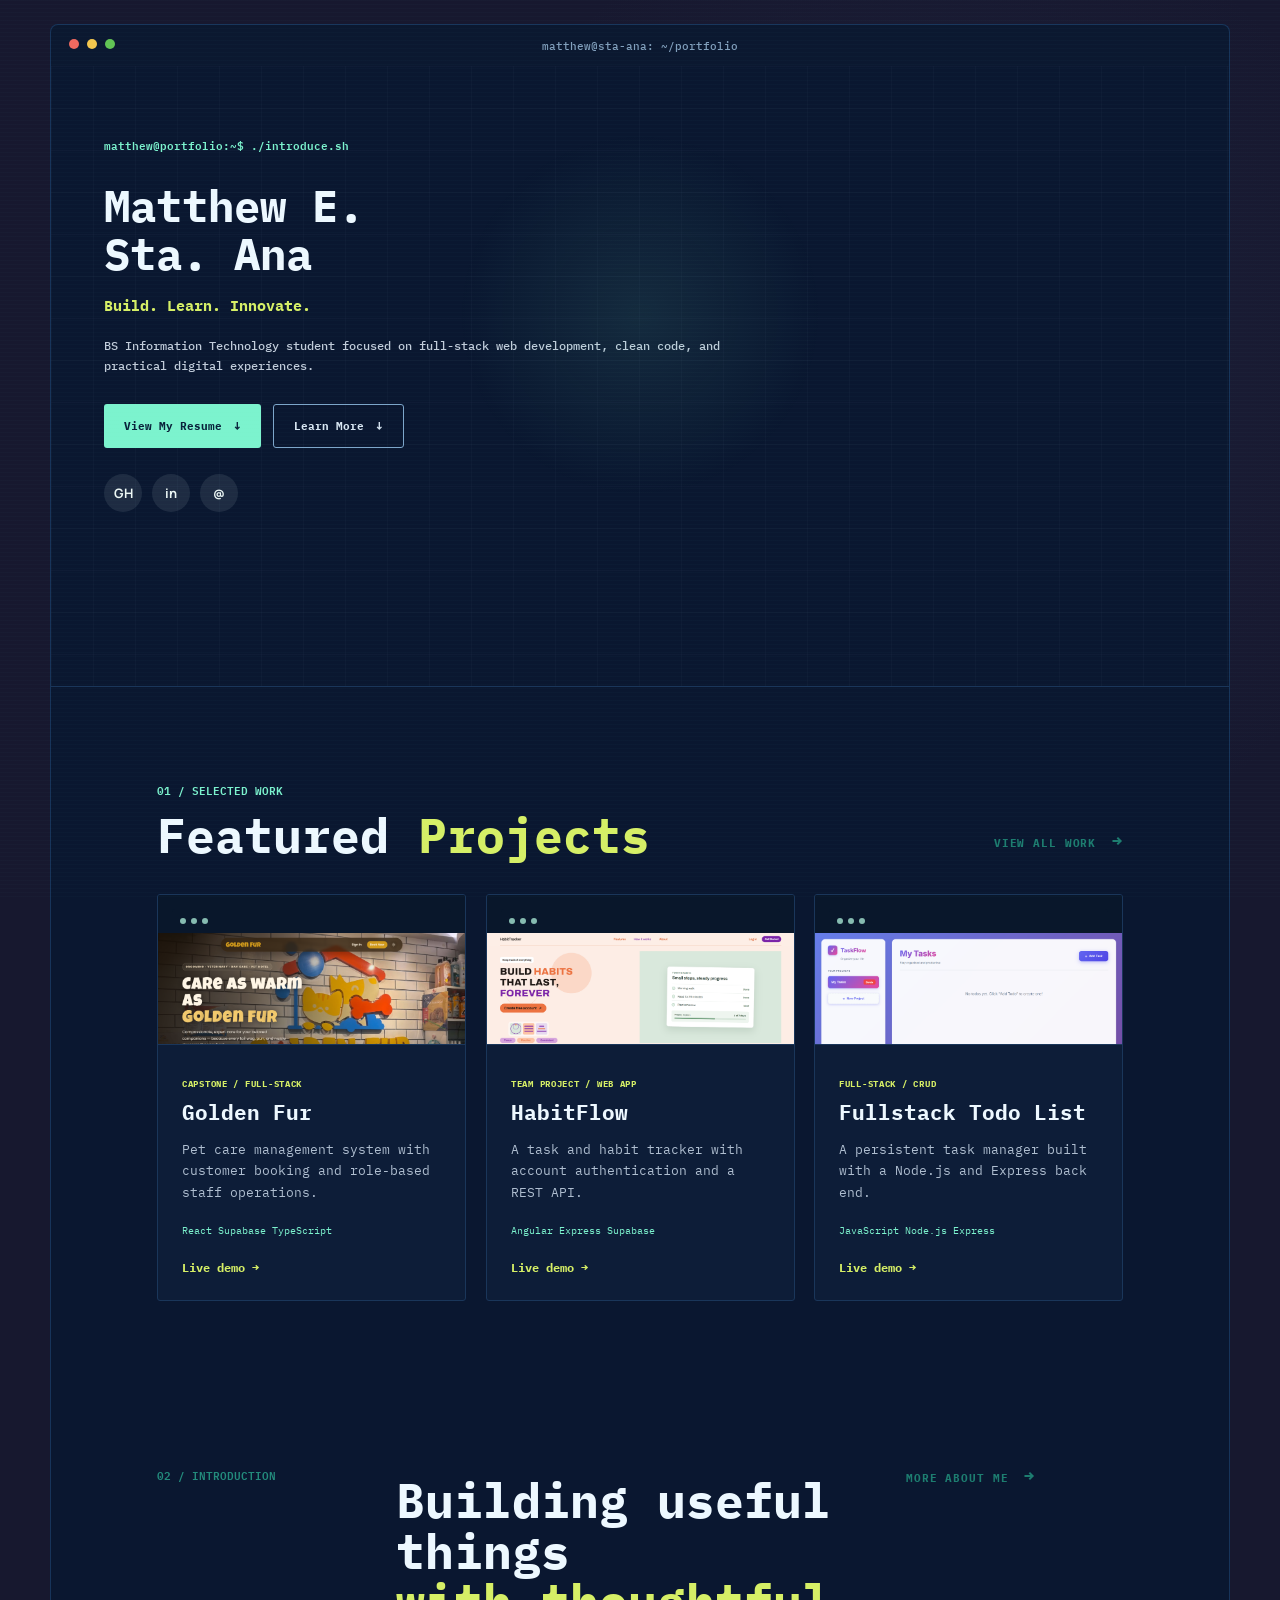
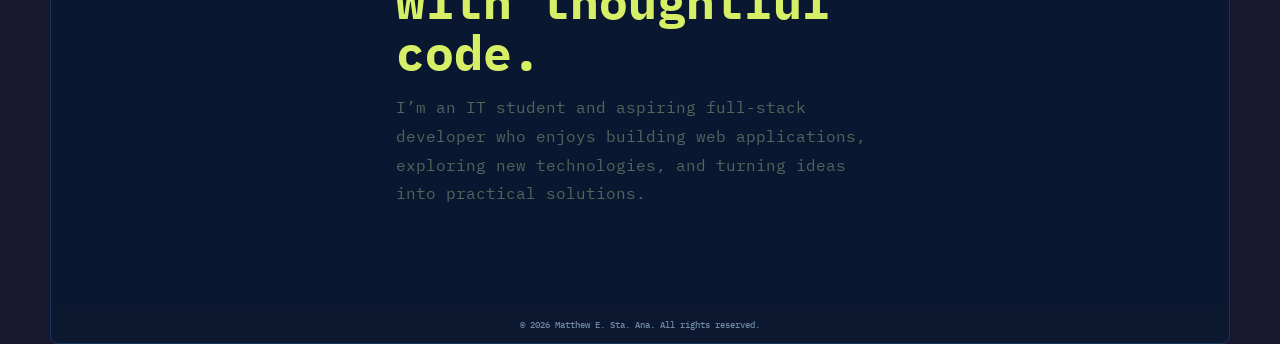
<file: src/index.html>
<!doctype html>
<html lang="en">
  <head>
    <meta charset="UTF-8" />
    <meta name="viewport" content="width=device-width, initial-scale=1.0" />
    <meta
      name="description"
      content="Matthew E. Sta. Ana — Full-stack web developer and BS Information Technology student."
    />
    <title>Matthew E. Sta. Ana | Home</title>
    <link rel="stylesheet" href="styles.css?v=terminal2" />
    <script src="script.js" defer></script>
  </head>
  <body>
    <header class="site-header">
      <a class="brand" href="index.html" aria-label="Matthew Sta. Ana home">
        <span class="brand-mark">M<span>S</span></span>
        <span>Matthew E. Sta. Ana</span>
      </a>
      <button
        class="menu-toggle"
        aria-label="Toggle navigation"
        aria-expanded="false"
      >
        <span></span><span></span><span></span>
      </button>
      <nav class="main-nav" aria-label="Main navigation">
        <a class="active" href="index.html">Home</a>
        <a href="about.html">About</a>
        <a href="portfolio.html">Portfolio</a>
        <a href="services.html">Services</a>
        <a href="resume.html">Resume</a>
        <a href="contact.html">Contact</a>
      </nav>
      <a class="contact-pill" href="contact.html"
        ><span class="mail-icon">@</span> <span>Contact Me</span></a
      >
    </header>

    <main>
      <section class="hero terminal-hero">
        <div class="hero-grid"></div>
        <div class="hero-copy">
          <p class="eyebrow">
            <span class="prompt">matthew@portfolio:~$</span> ./introduce.sh
          </p>
          <h1>Matthew E.<br /><span>Sta. Ana</span></h1>
          <p class="tagline">Build. Learn. Innovate.</p>
          <p class="intro">
            BS Information Technology student focused on full-stack web
            development, clean code, and practical digital experiences.
          </p>
          <div class="hero-actions">
            <a class="button button-primary" href="resume.html"
              >View My Resume <span aria-hidden="true">↓</span></a
            >
            <a class="button button-outline" href="about.html"
              >Learn More <span aria-hidden="true">↓</span></a
            >
          </div>
          <div class="social-links" aria-label="Social links">
            <a
              href="https://github.com/staana-matthew"
              target="_blank"
              rel="noreferrer"
              aria-label="GitHub"
              ><span>GH</span></a
            >
            <a
              href="https://www.linkedin.com/in/matthew-sta-ana-b07058288/"
              target="_blank"
              rel="noreferrer"
              aria-label="LinkedIn"
              ><span>in</span></a
            >
            <a
              href="mailto:staana.matthew.escandor@gmail.com"
              aria-label="Email"
              ><span>@</span></a
            >
          </div>
        </div>
        <div class="hero-art" aria-label="Matthew E. Sta. Ana monogram">
          <div class="orbit orbit-one"></div>
          <div class="orbit orbit-two"></div>
          <div class="monogram-wrap">
            <div class="monogram">MS</div>
            <span class="monogram-caption">DREAM. BUILD. GROW.</span>
          </div>
        </div>
        <a
          class="scroll-cue"
          href="#featured"
          aria-label="Scroll to featured projects"
          ><span></span><b>SCROLL</b></a
        >
      </section>

      <section class="featured section-wrap" id="featured">
        <div class="section-heading">
          <div>
            <p class="section-kicker">01 / SELECTED WORK</p>
            <h2>Featured <span>Projects</span></h2>
          </div>
          <a class="text-link" href="portfolio.html"
            >VIEW ALL WORK <span>→</span></a
          >
        </div>
        <div class="project-grid">
          <article class="project-card featured-card">
            <div class="project-preview">
              <div class="preview-bar"><i></i><i></i><i></i></div>
              <img
                src="assets/golden-fur.png"
                alt="Golden Fur project screenshot"
              />
            </div>
            <div class="project-info">
              <p class="project-type">CAPSTONE / FULL-STACK</p>
              <h3>Golden Fur</h3>
              <p>
                Pet care management system with customer booking and role-based
                staff operations.
              </p>
              <div class="tech-tags">
                <span>React</span><span>Supabase</span><span>TypeScript</span>
              </div>
              <a
                href="https://golden-fur-client.vercel.app"
                target="_blank"
                rel="noreferrer"
                >Live demo →</a
              >
            </div>
          </article>
          <article class="project-card">
            <div class="project-preview">
              <div class="preview-bar"><i></i><i></i><i></i></div>
              <img
                src="assets/habit-flow.png"
                alt="HabitFlow project screenshot"
              />
            </div>
            <div class="project-info">
              <p class="project-type">TEAM PROJECT / WEB APP</p>
              <h3>HabitFlow</h3>
              <p>
                A task and habit tracker with account authentication and a REST
                API.
              </p>
              <div class="tech-tags">
                <span>Angular</span><span>Express</span><span>Supabase</span>
              </div>
              <a
                href="https://project-team-404.vercel.app"
                target="_blank"
                rel="noreferrer"
                >Live demo →</a
              >
            </div>
          </article>
          <article class="project-card">
            <div class="project-preview">
              <div class="preview-bar"><i></i><i></i><i></i></div>
              <img
                src="assets/task-flow.png"
                alt="Fullstack Todo List project screenshot"
              />
            </div>
            <div class="project-info">
              <p class="project-type">FULL-STACK / CRUD</p>
              <h3>Fullstack Todo List</h3>
              <p>
                A persistent task manager built with a Node.js and Express back
                end.
              </p>
              <div class="tech-tags">
                <span>JavaScript</span><span>Node.js</span><span>Express</span>
              </div>
              <a
                href="https://top-submissions.github.io/fullstackjs-todo-list"
                target="_blank"
                rel="noreferrer"
                >Live demo →</a
              >
            </div>
          </article>
        </div>
      </section>

      <section class="intro-section section-wrap">
        <div class="section-kicker">02 / INTRODUCTION</div>
        <div>
          <h2>
            Building useful things<br /><span>with thoughtful code.</span>
          </h2>
          <p>
            I’m an IT student and aspiring full-stack developer who enjoys
            building web applications, exploring new technologies, and turning
            ideas into practical solutions.
          </p>
        </div>
        <a class="text-link" href="about.html">MORE ABOUT ME <span>→</span></a>
      </section>
    </main>

    <footer class="site-footer">
      <a class="brand" href="index.html"
        ><span class="brand-mark">M<span>S</span></span
        ><span>Matthew E. Sta. Ana</span></a
      >
      <p>© 2026 Matthew E. Sta. Ana. All rights reserved.</p>
      <div class="footer-links">
        <a href="index.html">Home</a><a href="about.html">About</a
        ><a href="portfolio.html">Portfolio</a
        ><a href="contact.html">Contact</a>
      </div>
    </footer>
  </body>
</html>
</file>
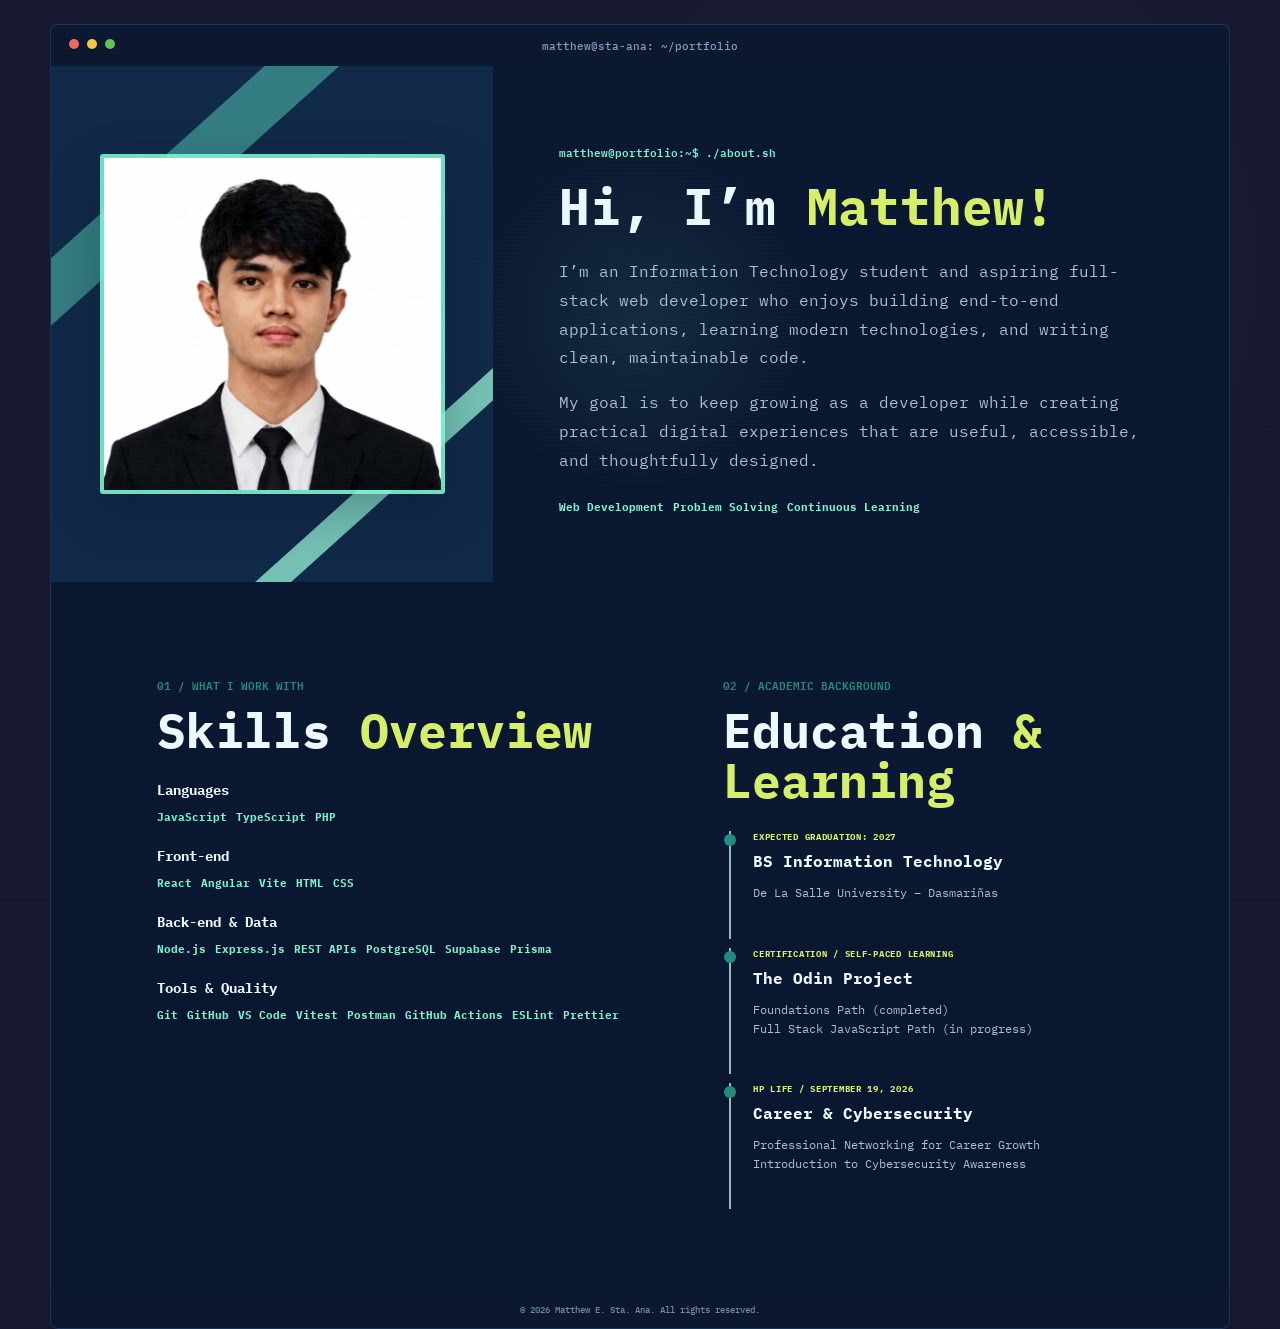
<file: src/about.html>
<!doctype html>
<html lang="en">
  <head>
    <meta charset="UTF-8" />
    <meta name="viewport" content="width=device-width, initial-scale=1.0" />
    <meta
      name="description"
      content="Learn more about Matthew E. Sta. Ana, his skills, education, and learning journey."
    />
    <title>Matthew E. Sta. Ana | About</title>
    <link rel="stylesheet" href="styles.css?v=terminal2" />
    <script src="script.js" defer></script>
  </head>
  <body>
    <header class="site-header">
      <a class="brand" href="index.html" aria-label="Matthew Sta. Ana home"
        ><span class="brand-mark">M<span>S</span></span
        ><span>Matthew E. Sta. Ana</span></a
      ><button
        class="menu-toggle"
        aria-label="Toggle navigation"
        aria-expanded="false"
      >
        <span></span><span></span><span></span>
      </button>
      <nav class="main-nav" aria-label="Main navigation">
        <a href="index.html">Home</a
        ><a class="active" href="about.html">About</a
        ><a href="portfolio.html">Portfolio</a
        ><a href="services.html">Services</a><a href="resume.html">Resume</a
        ><a href="contact.html">Contact</a>
      </nav>
      <a class="contact-pill" href="contact.html"
        ><span class="mail-icon">@</span><span>Contact Me</span></a
      >
    </header>
    <main class="inner-page">
      <section class="about-hero">
        <div class="about-monogram-panel">
          <img
            class="profile-image"
            src="assets/profile.png"
            alt="Portrait of Matthew E. Sta. Ana"
          />
        </div>
        <div class="about-copy">
          <p class="eyebrow">matthew@portfolio:~$ ./about.sh</p>
          <h1>Hi, I’m <span>Matthew!</span></h1>
          <p>
            I’m an Information Technology student and aspiring full-stack web
            developer who enjoys building end-to-end applications, learning
            modern technologies, and writing clean, maintainable code.
          </p>
          <p>
            My goal is to keep growing as a developer while creating practical
            digital experiences that are useful, accessible, and thoughtfully
            designed.
          </p>
          <div class="value-tags">
            <span>Web Development</span><span>Problem Solving</span
            ><span>Continuous Learning</span>
          </div>
        </div>
      </section>
      <section class="details-grid section-wrap">
        <div class="detail-block" id="skills">
          <p class="section-kicker">01 / WHAT I WORK WITH</p>
          <h2>Skills <span>Overview</span></h2>
          <h3>Languages</h3>
          <div class="skill-list">
            <span>JavaScript</span><span>TypeScript</span><span>PHP</span>
          </div>
          <h3>Front-end</h3>
          <div class="skill-list">
            <span>React</span><span>Angular</span><span>Vite</span
            ><span>HTML</span><span>CSS</span>
          </div>
          <h3>Back-end &amp; Data</h3>
          <div class="skill-list">
            <span>Node.js</span><span>Express.js</span><span>REST APIs</span
            ><span>PostgreSQL</span><span>Supabase</span><span>Prisma</span>
          </div>
          <h3>Tools &amp; Quality</h3>
          <div class="skill-list">
            <span>Git</span><span>GitHub</span><span>VS Code</span
            ><span>Vitest</span><span>Postman</span><span>GitHub Actions</span
            ><span>ESLint</span><span>Prettier</span>
          </div>
        </div>
        <div class="detail-block" id="education">
          <p class="section-kicker">02 / ACADEMIC BACKGROUND</p>
          <h2>Education <span>&amp; Learning</span></h2>
          <article class="timeline-item">
            <span class="timeline-dot"></span>
            <p class="item-label">EXPECTED GRADUATION: 2027</p>
            <h3>BS Information Technology</h3>
            <p>De La Salle University – Dasmariñas</p>
          </article>
          <article class="timeline-item">
            <span class="timeline-dot"></span>
            <p class="item-label">CERTIFICATION / SELF-PACED LEARNING</p>
            <h3>The Odin Project</h3>
            <p>
              Foundations Path (completed)<br />Full Stack JavaScript Path (in
              progress)
            </p>
          </article>
          <article class="timeline-item">
            <span class="timeline-dot"></span>
            <p class="item-label">HP LIFE / SEPTEMBER 19, 2026</p>
            <h3>Career &amp; Cybersecurity</h3>
            <p>
              Professional Networking for Career Growth<br />Introduction to
              Cybersecurity Awareness
            </p>
          </article>
        </div>
      </section>
    </main>
    <footer class="site-footer">
      <a class="brand" href="index.html"
        ><span class="brand-mark">M<span>S</span></span
        ><span>Matthew E. Sta. Ana</span></a
      >
      <p>© 2026 Matthew E. Sta. Ana. All rights reserved.</p>
      <div class="footer-links">
        <a href="index.html">Home</a><a href="portfolio.html">Portfolio</a
        ><a href="contact.html">Contact</a>
      </div>
    </footer>
  </body>
</html>
</file>
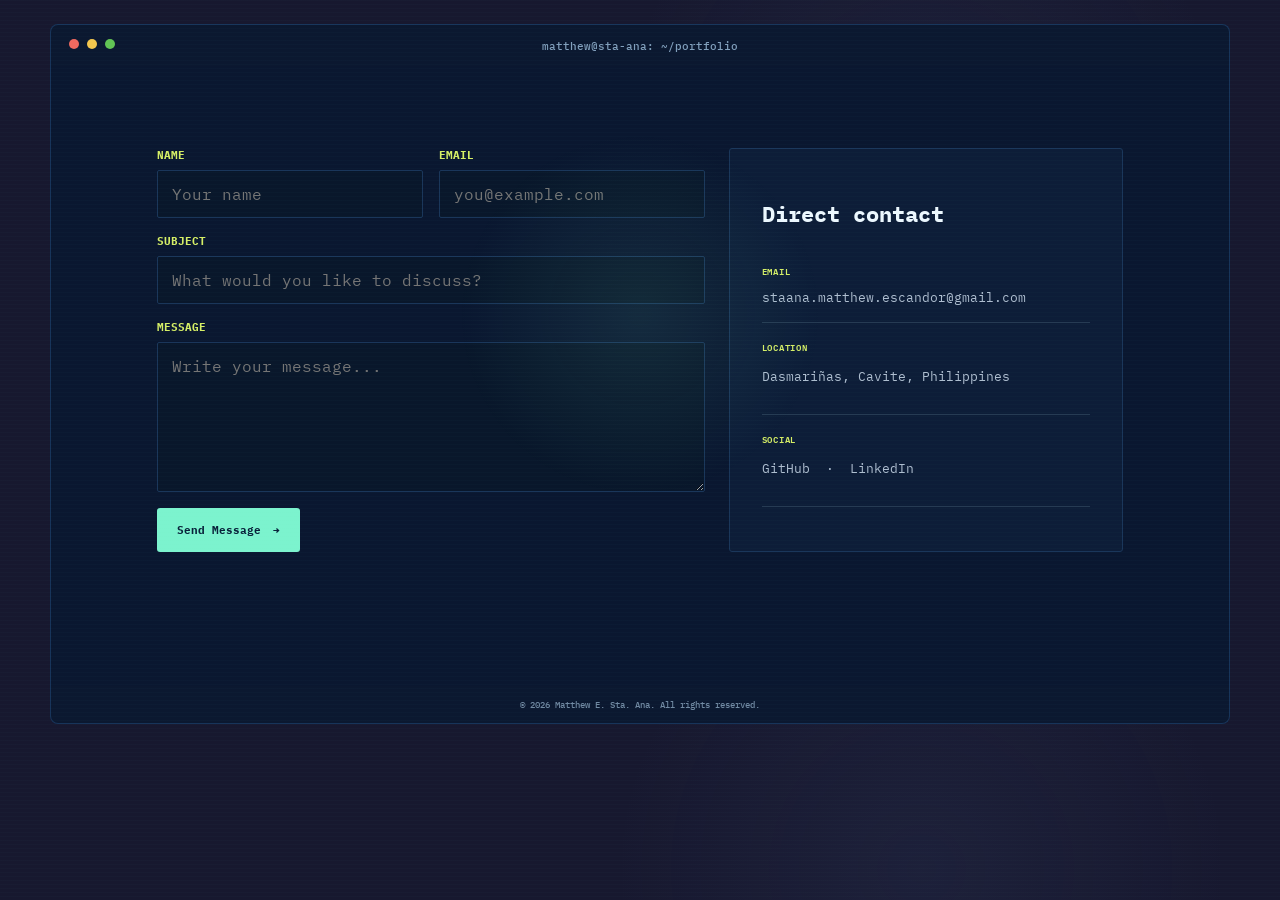
<file: src/contact.html>
<!doctype html>
<html lang="en">
  <head>
    <meta charset="UTF-8" />
    <meta name="viewport" content="width=device-width, initial-scale=1.0" />
    <meta name="description" content="Contact Matthew E. Sta. Ana." />
    <title>Matthew E. Sta. Ana | Contact</title>
    <link rel="stylesheet" href="styles.css?v=terminal2" />
    <script src="script.js" defer></script>
  </head>
  <body>
    <header class="site-header">
      <a class="brand" href="index.html"
        ><span class="brand-mark">M<span>S</span></span
        ><span>Matthew E. Sta. Ana</span></a
      ><button
        class="menu-toggle"
        aria-label="Toggle navigation"
        aria-expanded="false"
      >
        <span></span><span></span><span></span>
      </button>
      <nav class="main-nav" aria-label="Main navigation">
        <a href="index.html">Home</a><a href="about.html">About</a
        ><a href="portfolio.html">Portfolio</a
        ><a href="services.html">Services</a><a href="resume.html">Resume</a
        ><a class="active" href="contact.html">Contact</a>
      </nav>
      <a class="contact-pill" href="mailto:staana.matthew.escandor@gmail.com"
        ><span class="mail-icon">@</span><span>Contact Me</span></a
      >
    </header>
    <main class="inner-page">
      <section class="page-hero">
        <div class="page-title">
          <p class="eyebrow">matthew@portfolio:~$ ./contact.sh</p>
          <h1>Let’s <span>Connect</span></h1>
          <p>
            Have an opportunity, project, or question? Send a message and I’ll
            get back to you.
          </p>
        </div>
      </section>
      <section class="section-wrap">
        <div class="contact-grid">
          <form
            class="contact-form"
            action="mailto:staana.matthew.escandor@gmail.com"
            method="post"
            enctype="text/plain"
          >
            <div class="form-field">
              <label for="name">NAME</label
              ><input
                id="name"
                name="name"
                type="text"
                placeholder="Your name"
                required
              />
            </div>
            <div class="form-field">
              <label for="email">EMAIL</label
              ><input
                id="email"
                name="email"
                type="email"
                placeholder="you@example.com"
                required
              />
            </div>
            <div class="form-field full">
              <label for="subject">SUBJECT</label
              ><input
                id="subject"
                name="subject"
                type="text"
                placeholder="What would you like to discuss?"
              />
            </div>
            <div class="form-field full">
              <label for="message">MESSAGE</label
              ><textarea
                id="message"
                name="message"
                placeholder="Write your message..."
                required
              ></textarea>
            </div>
            <button class="button button-primary" type="submit">
              Send Message <span>→</span>
            </button>
          </form>
          <aside class="contact-aside">
            <h2>Direct contact</h2>
            <div class="contact-detail">
              <span>EMAIL</span
              ><a href="mailto:staana.matthew.escandor@gmail.com"
                >staana.matthew.escandor@gmail.com</a
              >
            </div>
            <div class="contact-detail">
              <span>LOCATION</span>
              <p>Dasmariñas, Cavite, Philippines</p>
            </div>
            <div class="contact-detail">
              <span>SOCIAL</span>
              <p>
                <a
                  href="https://github.com/staana-matthew"
                  target="_blank"
                  rel="noreferrer"
                  >GitHub</a
                >
                &nbsp;·&nbsp;
                <a
                  href="https://www.linkedin.com/in/matthew-sta-ana-b07058288/"
                  target="_blank"
                  rel="noreferrer"
                  >LinkedIn</a
                >
              </p>
            </div>
          </aside>
        </div>
      </section>
    </main>
    <footer class="site-footer">
      <a class="brand" href="index.html"
        ><span class="brand-mark">M<span>S</span></span
        ><span>Matthew E. Sta. Ana</span></a
      >
      <p>© 2026 Matthew E. Sta. Ana. All rights reserved.</p>
      <div class="footer-links">
        <a href="index.html">Home</a><a href="portfolio.html">Portfolio</a
        ><a href="resume.html">Resume</a>
      </div>
    </footer>
  </body>
</html>
</file>
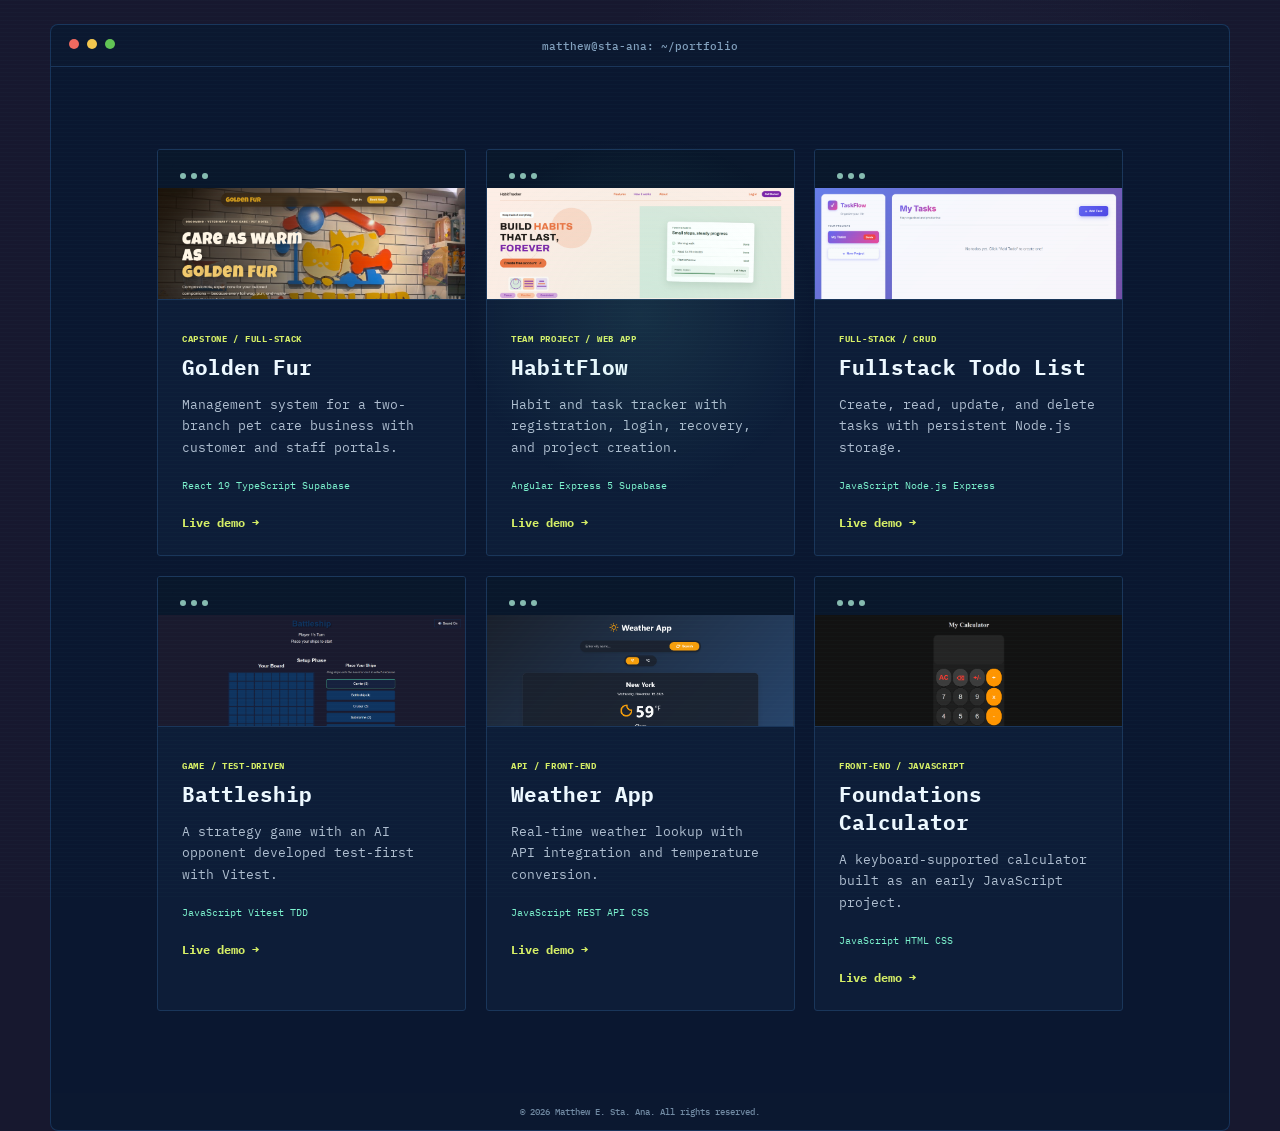
<file: src/portfolio.html>
<!doctype html>
<html lang="en">
  <head>
    <meta charset="UTF-8" />
    <meta name="viewport" content="width=device-width, initial-scale=1.0" />
    <meta
      name="description"
      content="Selected web development projects by Matthew E. Sta. Ana."
    />
    <title>Matthew E. Sta. Ana | Portfolio</title>
    <link rel="stylesheet" href="styles.css?v=terminal2" />
    <script src="script.js" defer></script>
  </head>
  <body>
    <header class="site-header">
      <a class="brand" href="index.html"
        ><span class="brand-mark">M<span>S</span></span
        ><span>Matthew E. Sta. Ana</span></a
      ><button
        class="menu-toggle"
        aria-label="Toggle navigation"
        aria-expanded="false"
      >
        <span></span><span></span><span></span>
      </button>
      <nav class="main-nav" aria-label="Main navigation">
        <a href="index.html">Home</a><a href="about.html">About</a
        ><a class="active" href="portfolio.html">Portfolio</a
        ><a href="services.html">Services</a><a href="resume.html">Resume</a
        ><a href="contact.html">Contact</a>
      </nav>
      <a class="contact-pill" href="contact.html"
        ><span class="mail-icon">@</span><span>Contact Me</span></a
      >
    </header>
    <main class="inner-page">
      <section class="page-hero">
        <div class="page-title">
          <p class="eyebrow">matthew@portfolio:~$ ./projects.sh</p>
          <h1>Selected <span>Work</span></h1>
          <p>
            Full-stack applications, API integrations, and tested web
            experiences.
          </p>
        </div>
      </section>
      <section class="section-wrap featured">
        <div class="project-grid">
          <article class="project-card">
            <div class="project-preview">
              <div class="preview-bar"><i></i><i></i><i></i></div>
              <img
                src="assets/golden-fur.png"
                alt="Golden Fur project screenshot"
              />
            </div>
            <div class="project-info">
              <p class="project-type">CAPSTONE / FULL-STACK</p>
              <h3>Golden Fur</h3>
              <p>
                Management system for a two-branch pet care business with
                customer and staff portals.
              </p>
              <div class="tech-tags">
                <span>React 19</span><span>TypeScript</span
                ><span>Supabase</span>
              </div>
              <a
                href="https://golden-fur-client.vercel.app"
                target="_blank"
                rel="noreferrer"
                >Live demo →</a
              >
            </div>
          </article>
          <article class="project-card">
            <div class="project-preview">
              <div class="preview-bar"><i></i><i></i><i></i></div>
              <img
                src="assets/habit-flow.png"
                alt="HabitFlow project screenshot"
              />
            </div>
            <div class="project-info">
              <p class="project-type">TEAM PROJECT / WEB APP</p>
              <h3>HabitFlow</h3>
              <p>
                Habit and task tracker with registration, login, recovery, and
                project creation.
              </p>
              <div class="tech-tags">
                <span>Angular</span><span>Express 5</span><span>Supabase</span>
              </div>
              <a
                href="https://project-team-404.vercel.app"
                target="_blank"
                rel="noreferrer"
                >Live demo →</a
              >
            </div>
          </article>
          <article class="project-card">
            <div class="project-preview">
              <div class="preview-bar"><i></i><i></i><i></i></div>
              <img
                src="assets/task-flow.png"
                alt="Fullstack Todo List project screenshot"
              />
            </div>
            <div class="project-info">
              <p class="project-type">FULL-STACK / CRUD</p>
              <h3>Fullstack Todo List</h3>
              <p>
                Create, read, update, and delete tasks with persistent Node.js
                storage.
              </p>
              <div class="tech-tags">
                <span>JavaScript</span><span>Node.js</span><span>Express</span>
              </div>
              <a
                href="https://top-submissions.github.io/fullstackjs-todo-list"
                target="_blank"
                rel="noreferrer"
                >Live demo →</a
              >
            </div>
          </article>
          <article class="project-card">
            <div class="project-preview">
              <div class="preview-bar"><i></i><i></i><i></i></div>
              <img
                src="assets/battleship.png"
                alt="Battleship project screenshot"
              />
            </div>
            <div class="project-info">
              <p class="project-type">GAME / TEST-DRIVEN</p>
              <h3>Battleship</h3>
              <p>
                A strategy game with an AI opponent developed test-first with
                Vitest.
              </p>
              <div class="tech-tags">
                <span>JavaScript</span><span>Vitest</span><span>TDD</span>
              </div>
              <a
                href="https://top-submissions.github.io/fullstackjs-battleship"
                target="_blank"
                rel="noreferrer"
                >Live demo →</a
              >
            </div>
          </article>
          <article class="project-card">
            <div class="project-preview">
              <div class="preview-bar"><i></i><i></i><i></i></div>
              <img
                src="assets/weather-app.png"
                alt="Weather App project screenshot"
              />
            </div>
            <div class="project-info">
              <p class="project-type">API / FRONT-END</p>
              <h3>Weather App</h3>
              <p>
                Real-time weather lookup with API integration and temperature
                conversion.
              </p>
              <div class="tech-tags">
                <span>JavaScript</span><span>REST API</span><span>CSS</span>
              </div>
              <a
                href="https://top-submissions.github.io/weather-app"
                target="_blank"
                rel="noreferrer"
                >Live demo →</a
              >
            </div>
          </article>
          <article class="project-card">
            <div class="project-preview">
              <div class="preview-bar"><i></i><i></i><i></i></div>
              <img
                src="assets/foundations-calculator.png"
                alt="Foundations Calculator project screenshot"
              />
            </div>
            <div class="project-info">
              <p class="project-type">FRONT-END / JAVASCRIPT</p>
              <h3>Foundations Calculator</h3>
              <p>
                A keyboard-supported calculator built as an early JavaScript
                project.
              </p>
              <div class="tech-tags">
                <span>JavaScript</span><span>HTML</span><span>CSS</span>
              </div>
              <a
                href="https://top-submissions.github.io/foundations-calculator"
                target="_blank"
                rel="noreferrer"
                >Live demo →</a
              >
            </div>
          </article>
        </div>
      </section>
    </main>
    <footer class="site-footer">
      <a class="brand" href="index.html"
        ><span class="brand-mark">M<span>S</span></span
        ><span>Matthew E. Sta. Ana</span></a
      >
      <p>© 2026 Matthew E. Sta. Ana. All rights reserved.</p>
      <div class="footer-links">
        <a href="index.html">Home</a><a href="about.html">About</a
        ><a href="contact.html">Contact</a>
      </div>
    </footer>
  </body>
</html>
</file>
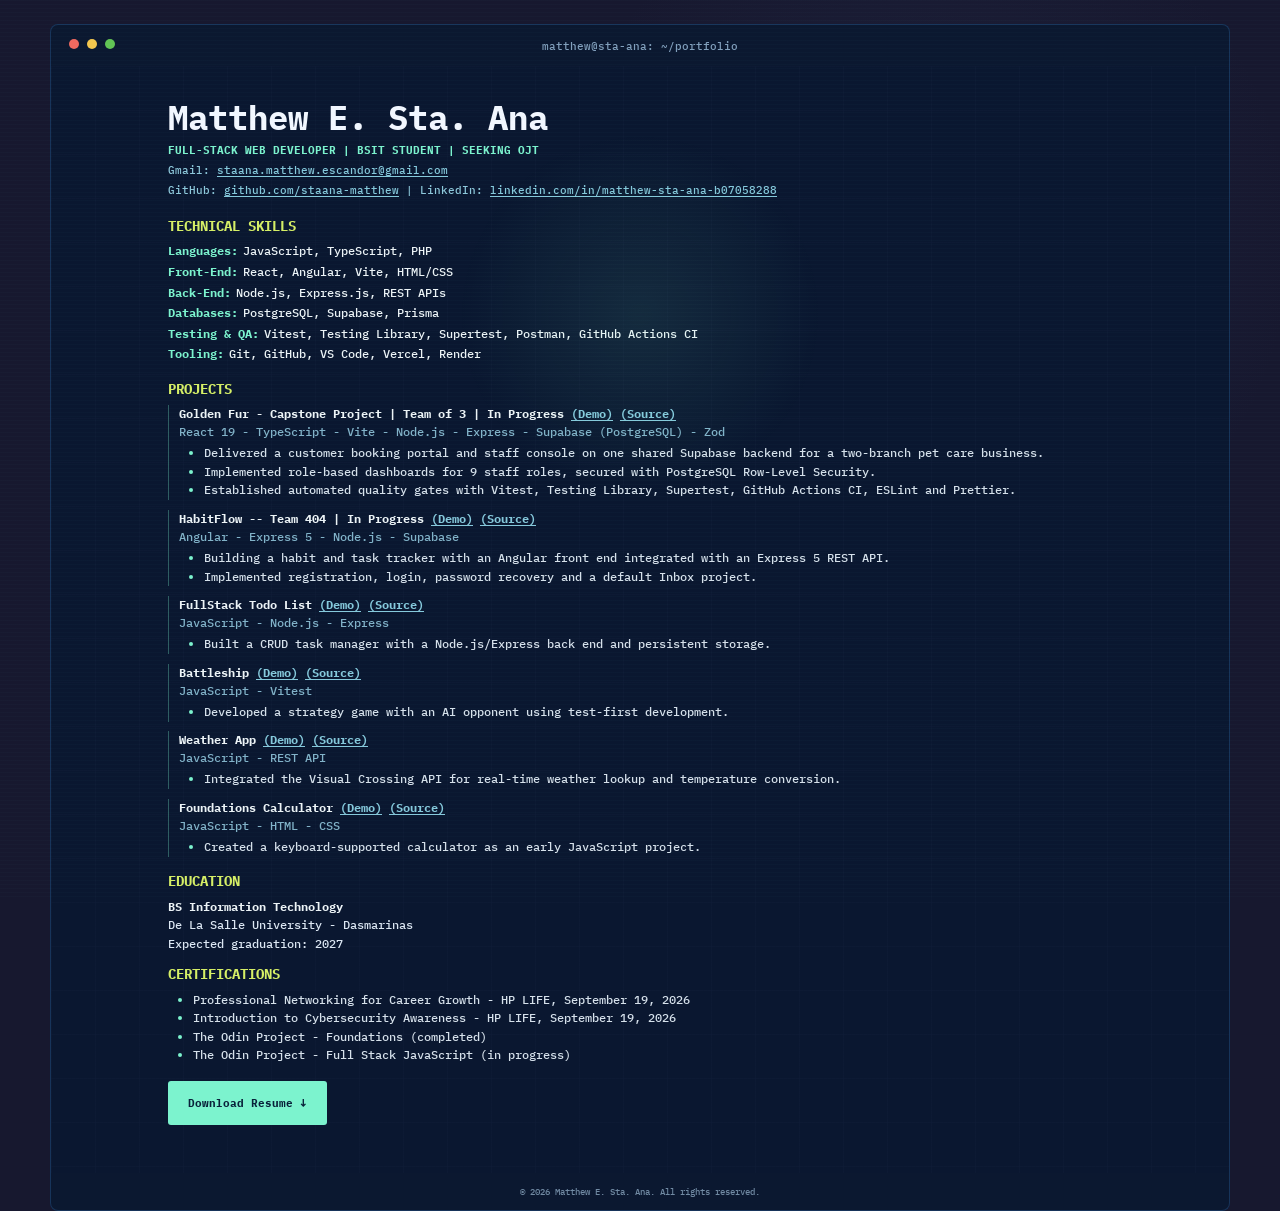
<file: src/resume.html>
<!doctype html>
<html lang="en">
  <head>
    <meta charset="UTF-8" />
    <meta name="viewport" content="width=device-width, initial-scale=1.0" />
    <meta
      name="description"
      content="Resume and qualifications of Matthew E. Sta. Ana."
    />
    <title>Matthew E. Sta. Ana | Resume</title>
    <link rel="stylesheet" href="styles.css?v=terminal2" />
    <script src="script.js" defer></script>
  </head>
  <body>
    <header class="site-header">
      <a class="brand" href="index.html"
        ><span class="brand-mark">M<span>S</span></span
        ><span>Matthew E. Sta. Ana</span></a
      ><button
        class="menu-toggle"
        aria-label="Toggle navigation"
        aria-expanded="false"
      >
        <span></span><span></span><span></span>
      </button>
      <nav class="main-nav" aria-label="Main navigation">
        <a href="index.html">Home</a><a href="about.html">About</a
        ><a href="portfolio.html">Portfolio</a
        ><a href="services.html">Services</a
        ><a class="active" href="resume.html">Resume</a
        ><a href="contact.html">Contact</a>
      </nav>
      <a class="contact-pill" href="contact.html"
        ><span class="mail-icon">@</span><span>Contact Me</span></a
      >
    </header>
    <main class="inner-page terminal-resume">
      <section class="resume-document">
        <header class="resume-identity">
          <h1>Matthew E. Sta. Ana</h1>
          <p class="resume-role">
            FULL-STACK WEB DEVELOPER | BSIT STUDENT | SEEKING OJT
          </p>
          <p>
            Gmail:
            <a href="mailto:staana.matthew.escandor@gmail.com"
              >staana.matthew.escandor@gmail.com</a
            >
          </p>
          <p>
            GitHub:
            <a href="https://github.com/staana-matthew"
              >github.com/staana-matthew</a
            >
            | LinkedIn:
            <a href="https://www.linkedin.com/in/matthew-sta-ana-b07058288/"
              >linkedin.com/in/matthew-sta-ana-b07058288</a
            >
          </p>
        </header>

        <section class="resume-section">
          <h2>TECHNICAL SKILLS</h2>
          <dl class="resume-skills">
            <div>
              <dt>Languages:</dt>
              <dd>JavaScript, TypeScript, PHP</dd>
            </div>
            <div>
              <dt>Front-End:</dt>
              <dd>React, Angular, Vite, HTML/CSS</dd>
            </div>
            <div>
              <dt>Back-End:</dt>
              <dd>Node.js, Express.js, REST APIs</dd>
            </div>
            <div>
              <dt>Databases:</dt>
              <dd>PostgreSQL, Supabase, Prisma</dd>
            </div>
            <div>
              <dt>Testing &amp; QA:</dt>
              <dd>
                Vitest, Testing Library, Supertest, Postman, GitHub Actions CI
              </dd>
            </div>
            <div>
              <dt>Tooling:</dt>
              <dd>Git, GitHub, VS Code, Vercel, Render</dd>
            </div>
          </dl>
        </section>

        <section class="resume-section">
          <h2>PROJECTS</h2>
          <article class="resume-project">
            <h3>
              Golden Fur - Capstone Project | Team of 3 | In Progress
              <a href="https://golden-fur-client.vercel.app">(Demo)</a>
              <a href="https://github.com/the-golden-fur/golden-fur"
                >(Source)</a
              >
            </h3>
            <p class="resume-tech">
              React 19 - TypeScript - Vite - Node.js - Express - Supabase
              (PostgreSQL) - Zod
            </p>
            <ul>
              <li>
                Delivered a customer booking portal and staff console on one
                shared Supabase backend for a two-branch pet care business.
              </li>
              <li>
                Implemented role-based dashboards for 9 staff roles, secured
                with PostgreSQL Row-Level Security.
              </li>
              <li>
                Established automated quality gates with Vitest, Testing
                Library, Supertest, GitHub Actions CI, ESLint and Prettier.
              </li>
            </ul>
          </article>
          <article class="resume-project">
            <h3>
              HabitFlow -- Team 404 | In Progress
              <a href="https://project-team-404.vercel.app">(Demo)</a>
              <a href="https://github.com/dlsud-itd/project-team-404"
                >(Source)</a
              >
            </h3>
            <p class="resume-tech">Angular - Express 5 - Node.js - Supabase</p>
            <ul>
              <li>
                Building a habit and task tracker with an Angular front end
                integrated with an Express 5 REST API.
              </li>
              <li>
                Implemented registration, login, password recovery and a default
                Inbox project.
              </li>
            </ul>
          </article>
          <article class="resume-project">
            <h3>
              FullStack Todo List
              <a href="https://top-submissions.github.io/fullstackjs-todo-list"
                >(Demo)</a
              >
              <a href="https://github.com/top-submissions/fullstackjs-todo-list"
                >(Source)</a
              >
            </h3>
            <p class="resume-tech">JavaScript - Node.js - Express</p>
            <ul>
              <li>
                Built a CRUD task manager with a Node.js/Express back end and
                persistent storage.
              </li>
            </ul>
          </article>
          <article class="resume-project">
            <h3>
              Battleship
              <a href="https://top-submissions.github.io/fullstackjs-battleship"
                >(Demo)</a
              >
              <a
                href="https://github.com/top-submissions/fullstackjs-battleship"
                >(Source)</a
              >
            </h3>
            <p class="resume-tech">JavaScript - Vitest</p>
            <ul>
              <li>
                Developed a strategy game with an AI opponent using test-first
                development.
              </li>
            </ul>
          </article>
          <article class="resume-project">
            <h3>
              Weather App
              <a href="https://top-submissions.github.io/weather-app">(Demo)</a>
              <a href="https://github.com/top-submissions/weather-app"
                >(Source)</a
              >
            </h3>
            <p class="resume-tech">JavaScript - REST API</p>
            <ul>
              <li>
                Integrated the Visual Crossing API for real-time weather lookup
                and temperature conversion.
              </li>
            </ul>
          </article>
          <article class="resume-project">
            <h3>
              Foundations Calculator
              <a href="https://top-submissions.github.io/foundations-calculator"
                >(Demo)</a
              >
              <a
                href="https://github.com/top-submissions/foundations-calculator"
                >(Source)</a
              >
            </h3>
            <p class="resume-tech">JavaScript - HTML - CSS</p>
            <ul>
              <li>
                Created a keyboard-supported calculator as an early JavaScript
                project.
              </li>
            </ul>
          </article>
        </section>

        <section class="resume-section resume-education">
          <h2>EDUCATION</h2>
          <p>
            <strong>BS Information Technology</strong><br />De La Salle
            University - Dasmarinas<br />Expected graduation: 2027
          </p>
          <h2>CERTIFICATIONS</h2>
          <ul>
            <li>
              Professional Networking for Career Growth - HP LIFE, September 19,
              2026
            </li>
            <li>
              Introduction to Cybersecurity Awareness - HP LIFE, September 19,
              2026
            </li>
            <li>The Odin Project - Foundations (completed)</li>
            <li>The Odin Project - Full Stack JavaScript (in progress)</li>
          </ul>
        </section>
        <a
          class="button button-primary download-button"
          href="../temp/Resume_IT_Web_Dev_Student_OJT.pdf"
          download
          >Download Resume ↓</a
        >
      </section>
    </main>
    <footer class="site-footer">
      <a class="brand" href="index.html"
        ><span class="brand-mark">M<span>S</span></span
        ><span>Matthew E. Sta. Ana</span></a
      >
      <p>© 2026 Matthew E. Sta. Ana. All rights reserved.</p>
      <div class="footer-links">
        <a href="portfolio.html">Portfolio</a><a href="contact.html">Contact</a>
      </div>
    </footer>
  </body>
</html>
</file>
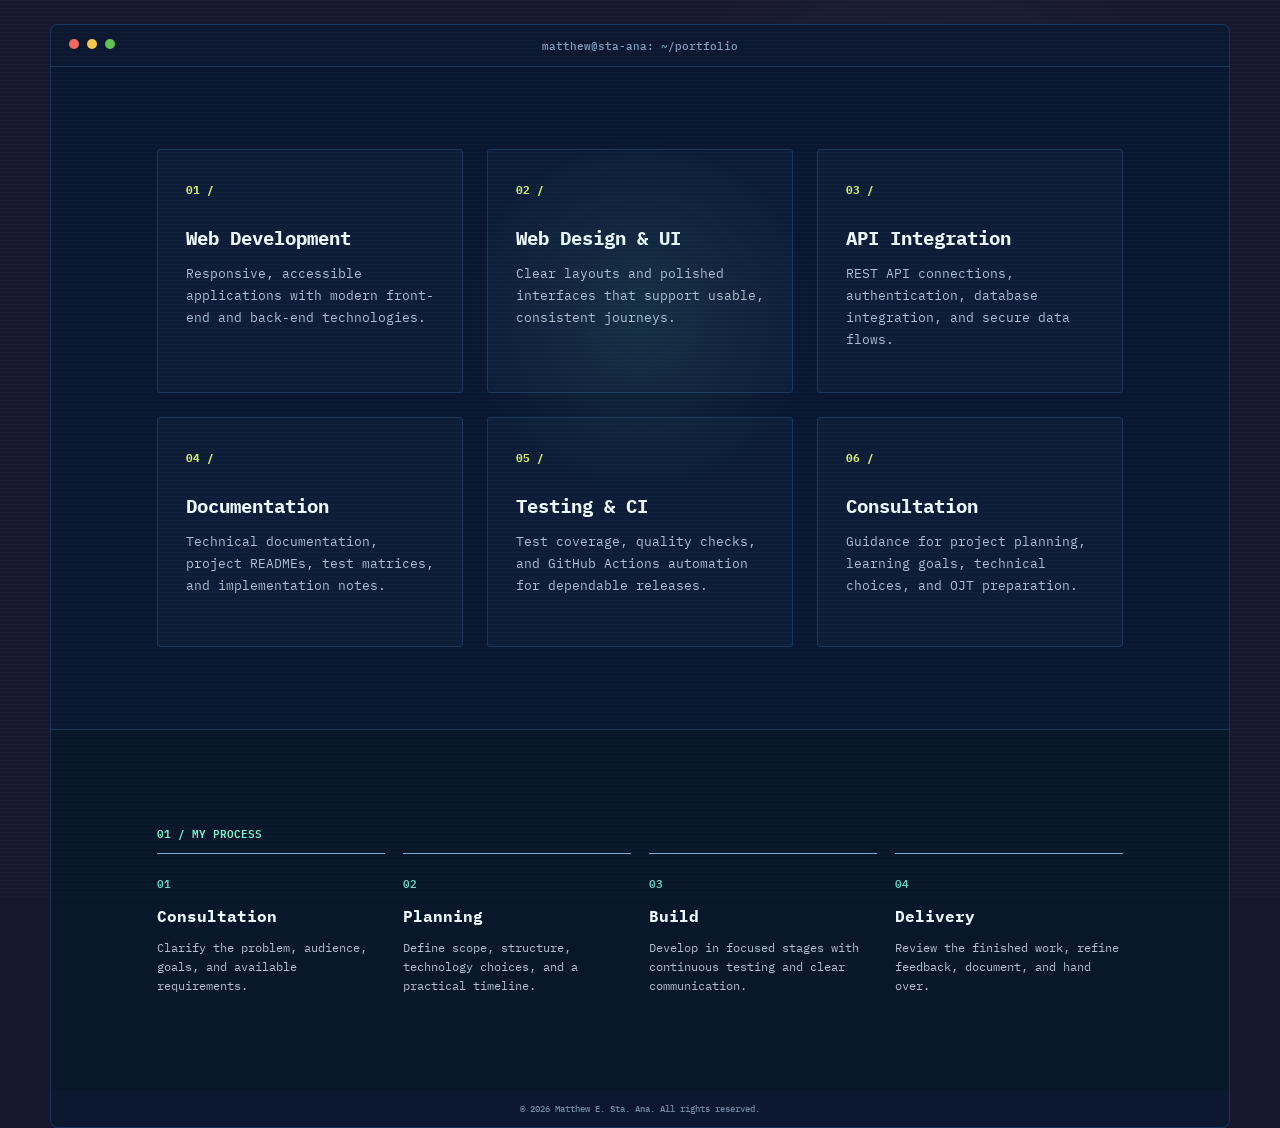
<file: src/services.html>
<!doctype html>
<html lang="en">
  <head>
    <meta charset="UTF-8" />
    <meta name="viewport" content="width=device-width, initial-scale=1.0" />
    <meta
      name="description"
      content="Web development and design services from Matthew E. Sta. Ana."
    />
    <title>Matthew E. Sta. Ana | Services</title>
    <link rel="stylesheet" href="styles.css?v=terminal2" />
    <script src="script.js" defer></script>
  </head>
  <body>
    <header class="site-header">
      <a class="brand" href="index.html"
        ><span class="brand-mark">M<span>S</span></span
        ><span>Matthew E. Sta. Ana</span></a
      ><button
        class="menu-toggle"
        aria-label="Toggle navigation"
        aria-expanded="false"
      >
        <span></span><span></span><span></span>
      </button>
      <nav class="main-nav" aria-label="Main navigation">
        <a href="index.html">Home</a><a href="about.html">About</a
        ><a href="portfolio.html">Portfolio</a
        ><a class="active" href="services.html">Services</a
        ><a href="resume.html">Resume</a><a href="contact.html">Contact</a>
      </nav>
      <a class="contact-pill" href="contact.html"
        ><span class="mail-icon">@</span><span>Contact Me</span></a
      >
    </header>
    <main class="inner-page">
      <section class="page-hero">
        <div class="page-title">
          <p class="eyebrow">matthew@portfolio:~$ ./services.sh</p>
          <h1>What I <span>Offer</span></h1>
          <p>
            Practical development support focused on maintainable code and
            thoughtful user experiences.
          </p>
        </div>
      </section>
      <section class="section-wrap featured">
        <div class="service-grid">
          <article class="service-card">
            <span class="service-number">01 /</span>
            <h2>Web Development</h2>
            <p>
              Responsive, accessible applications with modern front-end and
              back-end technologies.
            </p>
          </article>
          <article class="service-card">
            <span class="service-number">02 /</span>
            <h2>Web Design &amp; UI</h2>
            <p>
              Clear layouts and polished interfaces that support usable,
              consistent journeys.
            </p>
          </article>
          <article class="service-card">
            <span class="service-number">03 /</span>
            <h2>API Integration</h2>
            <p>
              REST API connections, authentication, database integration, and
              secure data flows.
            </p>
          </article>
          <article class="service-card">
            <span class="service-number">04 /</span>
            <h2>Documentation</h2>
            <p>
              Technical documentation, project READMEs, test matrices, and
              implementation notes.
            </p>
          </article>
          <article class="service-card">
            <span class="service-number">05 /</span>
            <h2>Testing &amp; CI</h2>
            <p>
              Test coverage, quality checks, and GitHub Actions automation for
              dependable releases.
            </p>
          </article>
          <article class="service-card">
            <span class="service-number">06 /</span>
            <h2>Consultation</h2>
            <p>
              Guidance for project planning, learning goals, technical choices,
              and OJT preparation.
            </p>
          </article>
        </div>
      </section>
      <section class="process section-wrap">
        <p class="section-kicker">01 / MY PROCESS</p>
        <div class="process-grid">
          <article class="process-step">
            <span>01</span>
            <h3>Consultation</h3>
            <p>
              Clarify the problem, audience, goals, and available requirements.
            </p>
          </article>
          <article class="process-step">
            <span>02</span>
            <h3>Planning</h3>
            <p>
              Define scope, structure, technology choices, and a practical
              timeline.
            </p>
          </article>
          <article class="process-step">
            <span>03</span>
            <h3>Build</h3>
            <p>
              Develop in focused stages with continuous testing and clear
              communication.
            </p>
          </article>
          <article class="process-step">
            <span>04</span>
            <h3>Delivery</h3>
            <p>
              Review the finished work, refine feedback, document, and hand
              over.
            </p>
          </article>
        </div>
      </section>
    </main>
    <footer class="site-footer">
      <a class="brand" href="index.html"
        ><span class="brand-mark">M<span>S</span></span
        ><span>Matthew E. Sta. Ana</span></a
      >
      <p>© 2026 Matthew E. Sta. Ana. All rights reserved.</p>
      <div class="footer-links">
        <a href="portfolio.html">Portfolio</a><a href="resume.html">Resume</a
        ><a href="contact.html">Contact</a>
      </div>
    </footer>
  </body>
</html>
</file>
<file: src/styles.css>
@import url("https://fonts.googleapis.com/css2?family=IBM+Plex+Mono:wght@400;500;600&family=Manrope:wght@400;500;600;700;800&display=swap");

:root {
  --bg: #07101f;
  --bg-deep: #030816;
  --panel: #0d1a2c;
  --panel-light: #11243b;
  --cyan: #65d6c5;
  --cyan-bright: #86ead9;
  --blue: #4d9ed8;
  --text: #edf7f5;
  --muted: #9fb2bb;
  --line: rgba(170, 218, 220, 0.16);
  --ink: #10202b;
}

* {
  box-sizing: border-box;
}
html {
  scroll-behavior: smooth;
}
body {
  margin: 0;
  font-family: "Manrope", sans-serif;
  color: var(--text);
  background: var(--bg-deep);
}
a {
  color: inherit;
  text-decoration: none;
}
button,
input,
textarea {
  font: inherit;
}

.site-header {
  height: 76px;
  padding: 0 4.5%;
  display: flex;
  align-items: center;
  justify-content: space-between;
  gap: 28px;
  background: rgba(3, 10, 23, 0.96);
  border-bottom: 1px solid var(--line);
  position: relative;
  z-index: 20;
}
.brand {
  display: inline-flex;
  align-items: center;
  gap: 12px;
  font-size: 14px;
  font-weight: 800;
  white-space: nowrap;
}
.brand-mark {
  width: 38px;
  height: 38px;
  display: grid;
  place-items: center;
  color: #dceef1;
  font:
    800 20px "Manrope",
    sans-serif;
  letter-spacing: -5px;
  border-left: 4px solid var(--cyan);
  border-right: 4px solid var(--blue);
  transform: skew(-12deg);
}
.brand-mark span {
  color: var(--cyan);
}
.main-nav {
  display: flex;
  align-items: center;
  gap: clamp(18px, 2.3vw, 38px);
}
.main-nav a {
  color: #d8e4e7;
  font-size: 13px;
  padding: 29px 0 25px;
  border-bottom: 2px solid transparent;
  transition: 0.2s;
}
.main-nav a:hover,
.main-nav a.active {
  color: var(--cyan-bright);
  border-color: var(--cyan);
}
.contact-pill {
  min-height: 40px;
  border: 1px solid rgba(223, 246, 244, 0.7);
  border-radius: 30px;
  padding: 9px 16px;
  display: flex;
  align-items: center;
  gap: 8px;
  font-size: 12px;
  font-weight: 700;
  white-space: nowrap;
}
.contact-pill:hover {
  background: rgba(101, 214, 197, 0.12);
  border-color: var(--cyan);
}
.mail-icon {
  color: var(--cyan);
}
.menu-toggle {
  display: none;
  width: 40px;
  height: 40px;
  padding: 9px;
  background: none;
  border: 0;
}
.menu-toggle span {
  display: block;
  height: 2px;
  margin: 5px 0;
  background: white;
}

.hero {
  min-height: 590px;
  position: relative;
  overflow: hidden;
  display: grid;
  grid-template-columns: 1.05fr 0.95fr;
  align-items: center;
  padding: 62px 9%;
  background:
    radial-gradient(
      circle at 78% 46%,
      rgba(83, 176, 173, 0.28),
      transparent 30%
    ),
    linear-gradient(118deg, #07142a 0%, #0b2137 58%, #163647 100%);
}
.terminal-hero:before,
.terminal-hero:after {
  content: "";
  position: absolute;
  pointer-events: none;
  transform: skew(-38deg);
}
.terminal-hero:before {
  width: 280px;
  height: 900px;
  right: 24%;
  top: -150px;
  background: rgba(154, 224, 219, 0.025);
  border-left: 1px solid rgba(155, 220, 215, 0.15);
}
.terminal-hero:after {
  width: 80px;
  height: 900px;
  right: 10%;
  top: -150px;
  background: rgba(60, 173, 177, 0.08);
  border-right: 1px solid rgba(155, 220, 215, 0.16);
}
.hero-grid {
  position: absolute;
  inset: 0;
  opacity: 0.12;
  background-image:
    linear-gradient(rgba(162, 225, 221, 0.25) 1px, transparent 1px),
    linear-gradient(90deg, rgba(162, 225, 221, 0.25) 1px, transparent 1px);
  background-size: 60px 60px;
  mask-image: linear-gradient(to right, transparent 35%, black 100%);
}
.hero-copy {
  max-width: 650px;
  z-index: 2;
}
.eyebrow,
.section-kicker {
  color: var(--cyan);
  font:
    600 11px "IBM Plex Mono",
    monospace;
  letter-spacing: 0.16em;
}
.prompt {
  color: #a7e9dd;
}
.hero h1 {
  font:
    800 clamp(48px, 6vw, 82px)/0.98 "Manrope",
    sans-serif;
  letter-spacing: 0;
  margin: 22px 0 14px;
}
.hero h1 span {
  color: var(--cyan);
}
.tagline {
  font:
    italic 500 25px "Manrope",
    sans-serif;
  letter-spacing: 0.12em;
  margin: 18px 0;
}
.intro {
  max-width: 530px;
  color: #d3e2e4;
  line-height: 1.75;
  font-size: 15px;
}
.hero-actions {
  display: flex;
  gap: 12px;
  margin-top: 28px;
  flex-wrap: wrap;
}
.button {
  min-height: 44px;
  display: inline-flex;
  align-items: center;
  gap: 12px;
  padding: 12px 20px;
  border-radius: 24px;
  font-size: 13px;
  font-weight: 800;
  transition: 0.2s;
}
.button-primary {
  color: #06211e;
  background: var(--cyan);
}
.button-primary:hover {
  background: var(--cyan-bright);
  transform: translateY(-2px);
}
.button-outline {
  border: 1px solid rgba(231, 244, 244, 0.8);
}
.button-outline:hover {
  background: rgba(255, 255, 255, 0.08);
}
.social-links {
  display: flex;
  gap: 10px;
  margin-top: 26px;
}
.social-links a {
  width: 38px;
  height: 38px;
  border-radius: 50%;
  background: rgba(230, 248, 246, 0.09);
  display: grid;
  place-items: center;
  font:
    700 13px "Manrope",
    sans-serif;
}
.social-links a:hover {
  background: rgba(101, 214, 197, 0.25);
  color: var(--cyan-bright);
}
.hero-art {
  min-height: 390px;
  display: grid;
  place-items: center;
  position: relative;
  z-index: 2;
}
.orbit {
  position: absolute;
  border: 1px solid rgba(170, 235, 226, 0.12);
  border-radius: 50%;
}
.orbit-one {
  width: 390px;
  height: 390px;
}
.orbit-two {
  width: 300px;
  height: 300px;
  border-style: dashed;
}
.monogram-wrap {
  display: flex;
  align-items: center;
  flex-direction: column;
  z-index: 2;
}
.monogram {
  width: clamp(190px, 21vw, 270px);
  aspect-ratio: 1;
  border: 7px solid #dfeeed;
  outline: 1px solid rgba(193, 226, 222, 0.35);
  outline-offset: 14px;
  border-radius: 50%;
  display: grid;
  place-items: center;
  color: white;
  font:
    italic 800 clamp(72px, 8vw, 112px)/1 "Manrope",
    sans-serif;
  letter-spacing: -8px;
  background: radial-gradient(circle at 35% 25%, #497e86, #0b1b30 68%, #07101f);
  box-shadow: 0 25px 90px rgba(0, 0, 0, 0.38);
}
.monogram-caption {
  color: #b8ddd7;
  letter-spacing: 0.2em;
  font:
    600 10px "IBM Plex Mono",
    monospace;
  margin-top: 28px;
}
.scroll-cue {
  position: absolute;
  z-index: 3;
  bottom: 18px;
  left: 50%;
  display: flex;
  align-items: center;
  gap: 9px;
  color: #9eb8bd;
}
.scroll-cue span {
  width: 15px;
  height: 26px;
  border: 1px solid #9bbdb9;
  border-radius: 10px;
}
.scroll-cue b {
  font:
    500 9px "IBM Plex Mono",
    monospace;
  letter-spacing: 0.15em;
}

.section-wrap {
  padding: 82px 9%;
}
.featured {
  background: #eff4f3;
  color: var(--ink);
}
.section-heading {
  display: flex;
  align-items: end;
  justify-content: space-between;
  margin-bottom: 34px;
}
.section-heading h2,
.intro-section h2,
.page-title h1,
.detail-block h2 {
  font:
    800 clamp(32px, 4vw, 48px)/1.05 "Manrope",
    sans-serif;
  margin: 10px 0 0;
}
.section-heading h2 span,
.intro-section h2 span,
.page-title h1 span {
  color: #238b7c;
}
.text-link {
  color: #1d7d70;
  font:
    700 11px "IBM Plex Mono",
    monospace;
  letter-spacing: 0.08em;
  padding-bottom: 8px;
}
.text-link span {
  font-size: 17px;
  margin-left: 8px;
}
.project-grid {
  display: grid;
  grid-template-columns: repeat(3, 1fr);
  gap: 20px;
}
.project-card {
  background: white;
  border: 1px solid #d7e2df;
  overflow: hidden;
}
.project-preview {
  height: 210px;
  position: relative;
  display: grid;
  place-items: center;
  overflow: hidden;
}
.golden-preview {
  background: linear-gradient(135deg, #183f3d, #75a39c);
}
.habit-preview {
  background: linear-gradient(135deg, #1c2d4d, #4f83a0);
}
.todo-preview {
  background: linear-gradient(135deg, #213434, #819a91);
}
.preview-bar {
  position: absolute;
  top: 14px;
  left: 14px;
  right: 14px;
  height: 24px;
  border-radius: 3px 3px 0 0;
  background: rgba(8, 24, 31, 0.85);
  display: flex;
  align-items: center;
  gap: 5px;
  padding-left: 8px;
}
.preview-bar i {
  width: 6px;
  height: 6px;
  border-radius: 50%;
  background: #86bbb0;
}
.preview-mark {
  width: 96px;
  height: 96px;
  border: 4px solid rgba(236, 255, 251, 0.9);
  border-radius: 50%;
  display: grid;
  place-items: center;
  font:
    800 30px "Manrope",
    sans-serif;
  color: white;
  box-shadow: 0 16px 40px rgba(5, 23, 28, 0.22);
}
.project-info {
  padding: 24px;
}
.project-type {
  color: #2b8979;
  font:
    700 9px "IBM Plex Mono",
    monospace;
  letter-spacing: 0.08em;
}
.project-info h3 {
  margin: 8px 0 8px;
  font-size: 21px;
}
.project-info p:not(.project-type) {
  min-height: 66px;
  color: #60716d;
  font-size: 13px;
  line-height: 1.65;
}
.tech-tags {
  display: flex;
  flex-wrap: wrap;
  gap: 6px;
  margin: 16px 0;
}
.tech-tags span {
  border: 1px solid #bdd4ce;
  border-radius: 20px;
  padding: 5px 9px;
  color: #277766;
  font-size: 10px;
}
.project-info a {
  color: #1d7768;
  font-size: 12px;
  font-weight: 800;
}

.intro-section {
  display: grid;
  grid-template-columns: 0.55fr 1.3fr 0.6fr;
  gap: 40px;
  align-items: start;
  background: #fff;
  color: var(--ink);
}
.intro-section p:not(.section-kicker) {
  color: #53665d;
  line-height: 1.8;
  max-width: 650px;
}
.intro-section .section-kicker {
  color: #238b7c;
}

.inner-page {
  min-height: calc(100vh - 161px);
  background: #f1f5f3;
  color: var(--ink);
}
.page-hero {
  min-height: 210px;
  padding: 58px 9%;
  background:
    radial-gradient(
      circle at 82% 30%,
      rgba(101, 214, 197, 0.13),
      transparent 23%
    ),
    linear-gradient(120deg, #07142a, #123348);
  color: white;
}
.page-title .eyebrow {
  color: var(--cyan);
}
.page-title h1 {
  margin-top: 12px;
}
.page-title h1 span {
  color: var(--cyan);
}
.page-title p:last-child {
  max-width: 650px;
  color: #bdcfd2;
  line-height: 1.7;
}

.about-hero {
  display: grid;
  grid-template-columns: 0.75fr 1.25fr;
  min-height: 440px;
}
.about-monogram-panel {
  background: linear-gradient(135deg, #dce9e7, #f5f7f5);
  display: grid;
  place-items: center;
  position: relative;
  overflow: hidden;
}
.about-monogram-panel:before,
.about-monogram-panel:after {
  content: "";
  position: absolute;
  width: 130%;
  height: 50px;
  background: #347d82;
  transform: rotate(-42deg);
}
.about-monogram-panel:before {
  top: 16%;
  left: -35%;
}
.about-monogram-panel:after {
  bottom: 15%;
  right: -38%;
  height: 24px;
  background: #75c2b5;
}
.about-monogram-panel .monogram {
  width: 220px;
  font-size: 80px;
}
.about-monogram-panel .monogram-caption {
  color: #267d73;
}
.about-copy {
  padding: 65px 9%;
  align-self: center;
}
.about-copy h1 {
  font:
    800 clamp(38px, 4vw, 56px) "Manrope",
    sans-serif;
  margin: 12px 0 18px;
}
.about-copy h1 span {
  color: #238b7c;
}
.about-copy p:not(.eyebrow) {
  max-width: 690px;
  color: #4d6258;
  line-height: 1.8;
}
.value-tags,
.skill-list {
  display: flex;
  flex-wrap: wrap;
  gap: 9px;
  margin-top: 22px;
}
.value-tags span,
.skill-list span {
  border: 1px solid #b8d2ca;
  border-radius: 24px;
  padding: 8px 12px;
  color: #1c675a;
  background: #e5efec;
  font-size: 11px;
  font-weight: 700;
}
.details-grid {
  display: grid;
  grid-template-columns: 1.1fr 0.9fr;
  gap: 8%;
  background: #fff;
}
.detail-block .section-kicker {
  color: #238b7c;
}
.detail-block h2 {
  margin-bottom: 26px;
}
.detail-block h2 span {
  color: #238b7c;
}
.detail-block h3 {
  font-size: 14px;
  margin: 20px 0 0;
}
.skill-list {
  margin-top: 8px;
}
.timeline-item {
  border-left: 2px solid #96bdb4;
  padding: 0 0 24px 22px;
  margin-left: 6px;
  position: relative;
}
.timeline-dot {
  position: absolute;
  width: 12px;
  height: 12px;
  border-radius: 50%;
  background: #238b7c;
  left: -7px;
  top: 3px;
}
.item-label {
  color: #238b7c;
  font:
    700 9px "IBM Plex Mono",
    monospace;
  letter-spacing: 0.08em;
}
.timeline-item h3 {
  font-size: 16px;
  margin: 8px 0 5px;
}
.timeline-item p:not(.item-label) {
  color: #5a6d63;
  line-height: 1.6;
  font-size: 12px;
}

.service-grid,
.resume-grid,
.contact-grid {
  display: grid;
  gap: 24px;
}
.service-grid {
  grid-template-columns: repeat(3, 1fr);
}
.service-card {
  background: white;
  border: 1px solid #d9e3e0;
  padding: 28px;
  min-height: 230px;
}
.service-number {
  color: #238b7c;
  font:
    700 11px "IBM Plex Mono",
    monospace;
}
.service-card h2 {
  font-size: 19px;
  margin: 28px 0 12px;
}
.service-card p {
  color: #60716d;
  font-size: 13px;
  line-height: 1.7;
}
.process {
  background: #09182a;
}
.process-grid {
  display: grid;
  grid-template-columns: repeat(4, 1fr);
  gap: 18px;
}
.process-step {
  border-top: 2px solid var(--cyan);
  padding-top: 18px;
}
.process-step span {
  color: var(--cyan);
  font:
    600 11px "IBM Plex Mono",
    monospace;
}
.process-step h3 {
  font-size: 16px;
  margin: 14px 0 8px;
}
.process-step p {
  color: #adc0c4;
  font-size: 12px;
  line-height: 1.6;
}

.resume-grid {
  grid-template-columns: 1.15fr 0.85fr;
}
.resume-panel {
  background: white;
  border: 1px solid #d9e3e0;
  padding: 34px;
}
.resume-panel h2 {
  font-size: 24px;
  margin: 8px 0 24px;
}
.resume-panel h2 span {
  color: #238b7c;
}
.resume-list {
  display: grid;
  gap: 18px;
}
.resume-item {
  border-left: 2px solid #91b9b0;
  padding-left: 16px;
}
.resume-item h3 {
  margin: 0 0 5px;
  font-size: 15px;
}
.resume-item p {
  margin: 0;
  color: #60716d;
  font-size: 12px;
  line-height: 1.65;
}
.skill-columns {
  display: grid;
  grid-template-columns: 1fr 1fr;
  gap: 24px;
}
.download-button {
  display: inline-flex;
  margin-top: 24px;
  border-radius: 4px;
}

.contact-grid {
  grid-template-columns: 1fr 0.72fr;
}
.contact-form {
  display: grid;
  grid-template-columns: 1fr 1fr;
  gap: 16px;
}
.form-field {
  display: flex;
  flex-direction: column;
  gap: 8px;
}
.form-field.full {
  grid-column: 1 / -1;
}
.form-field label {
  color: #37514a;
  font:
    700 11px "IBM Plex Mono",
    monospace;
}
.form-field input,
.form-field textarea {
  width: 100%;
  border: 1px solid #ccd9d5;
  background: white;
  color: var(--ink);
  padding: 13px 14px;
  outline: none;
}
.form-field input:focus,
.form-field textarea:focus {
  border-color: #238b7c;
  box-shadow: 0 0 0 3px rgba(35, 139, 124, 0.08);
}
.form-field textarea {
  min-height: 150px;
  resize: vertical;
}
.contact-form .button {
  justify-self: start;
  border: 0;
  cursor: pointer;
}
.contact-aside {
  background: #0a1a2b;
  color: white;
  padding: 32px;
}
.contact-aside h2 {
  font-size: 22px;
}
.contact-detail {
  border-bottom: 1px solid var(--line);
  padding: 16px 0;
}
.contact-detail span {
  display: block;
  color: var(--cyan);
  font:
    600 9px "IBM Plex Mono",
    monospace;
  letter-spacing: 0.08em;
  margin-bottom: 7px;
}
.contact-detail a,
.contact-detail p {
  color: #d5e3e4;
  font-size: 13px;
}

.site-footer {
  min-height: 85px;
  display: flex;
  align-items: center;
  justify-content: space-between;
  gap: 20px;
  padding: 20px 4.5%;
  background: #030816;
  border-top: 1px solid var(--line);
}
.site-footer p {
  color: #94a8ad;
  font-size: 11px;
}
.footer-links {
  display: flex;
  gap: 20px;
  color: #c8d6d6;
  font-size: 11px;
}
.footer-links a:hover {
  color: var(--cyan);
}

@media (max-width: 850px) {
  .site-header {
    height: 70px;
    padding: 0 5%;
  }
  .menu-toggle {
    display: block;
    margin-left: auto;
  }
  .main-nav {
    display: none;
    position: absolute;
    top: 69px;
    left: 0;
    right: 0;
    padding: 12px 5% 20px;
    background: #030816;
    flex-direction: column;
    align-items: stretch;
    gap: 0;
  }
  .main-nav.open {
    display: flex;
  }
  .main-nav a {
    padding: 13px 0;
  }
  .contact-pill {
    min-height: 36px;
    padding: 8px 11px;
  }
  .hero {
    grid-template-columns: 1fr;
    padding: 62px 7% 90px;
  }
  .hero-art {
    min-height: 300px;
    margin-top: 30px;
  }
  .orbit-one {
    width: 320px;
    height: 320px;
  }
  .orbit-two {
    width: 260px;
    height: 260px;
  }
  .project-grid,
  .service-grid {
    grid-template-columns: 1fr;
  }
  .section-heading {
    align-items: start;
  }
  .intro-section,
  .about-hero,
  .details-grid,
  .resume-grid,
  .contact-grid {
    grid-template-columns: 1fr;
  }
  .intro-section {
    gap: 16px;
  }
  .about-monogram-panel {
    min-height: 330px;
  }
  .about-copy {
    padding: 55px 8%;
  }
  .process-grid {
    grid-template-columns: 1fr 1fr;
  }
  .site-footer {
    flex-wrap: wrap;
  }
}

@media (max-width: 520px) {
  .brand {
    font-size: 12px;
    gap: 8px;
  }
  .brand-mark {
    width: 32px;
    height: 32px;
    font-size: 17px;
  }
  .contact-pill span:last-child {
    display: none;
  }
  .hero h1 {
    font-size: 46px;
  }
  .tagline {
    font-size: 18px;
  }
  .intro {
    font-size: 14px;
  }
  .hero-art {
    min-height: 250px;
  }
  .monogram {
    width: 170px;
    font-size: 68px;
  }
  .orbit-one {
    width: 260px;
    height: 260px;
  }
  .orbit-two {
    width: 220px;
    height: 220px;
  }
  .section-wrap {
    padding: 58px 7%;
  }
  .section-heading {
    display: block;
  }
  .section-heading .text-link {
    display: inline-block;
    margin-top: 20px;
  }
  .project-preview {
    height: 190px;
  }
  .process-grid,
  .skill-columns,
  .contact-form {
    grid-template-columns: 1fr;
  }
  .footer-links {
    width: 100%;
    flex-wrap: wrap;
  }
  .site-footer p {
    order: 3;
    width: 100%;
  }
}

/* Linux terminal-window shell */
:root {
  --terminal-bg: #0a1730;
  --terminal-panel: #0d1d38;
  --terminal-blue: #7da6ca;
  --terminal-cyan: #7cf3ce;
  --terminal-yellow: #d6ef66;
  --terminal-line: #1a365a;
}

body {
  background:
    radial-gradient(
      circle at 72% 20%,
      rgba(72, 92, 138, 0.12),
      transparent 28%
    ),
    #17182f;
  font-family: "IBM Plex Mono", monospace;
}

.site-header,
main,
.site-footer {
  width: min(1180px, calc(100% - 48px));
  margin-inline: auto;
}

.site-header {
  height: 42px;
  margin-top: 24px;
  padding: 0 46px;
  border: 1px solid #17345a;
  border-bottom: 0;
  border-radius: 8px 8px 0 0;
  background: #0b1830;
  justify-content: center;
}

.site-header::before {
  content: "";
  position: absolute;
  left: 18px;
  top: 14px;
  width: 10px;
  height: 10px;
  border-radius: 50%;
  background: #ef695f;
  box-shadow:
    18px 0 #f4c74e,
    36px 0 #61c454;
}

.site-header::after {
  content: "matthew@sta-ana:  ~/portfolio";
  position: absolute;
  left: 50%;
  transform: translateX(-50%);
  color: #82a0bd;
  font:
    500 11px "IBM Plex Mono",
    monospace;
  white-space: nowrap;
}

.site-header .brand,
.site-header .contact-pill {
  display: none;
}

.main-nav {
  width: 100%;
  justify-content: flex-end;
  gap: 14px;
  opacity: 0;
  transition: opacity 0.15s;
}

.site-header:hover .main-nav,
.site-header:focus-within .main-nav {
  opacity: 1;
}

.main-nav a {
  padding: 12px 0 10px;
  font:
    600 10px "IBM Plex Mono",
    monospace;
  color: #aebfd1;
}

main {
  border-inline: 1px solid #17345a;
  background: var(--terminal-bg);
}

.site-footer {
  min-height: 38px;
  padding: 8px 16px;
  border: 1px solid #17345a;
  border-top: 0;
  border-radius: 0 0 8px 8px;
  background: #0b1830;
}

.site-footer .brand,
.site-footer .footer-links {
  display: none;
}

.site-footer p {
  margin: 0 auto;
  color: #718aa3;
  font:
    500 9px "IBM Plex Mono",
    monospace;
}

.hero,
.page-hero {
  min-height: 620px;
  background:
    linear-gradient(rgba(125, 166, 202, 0.035) 1px, transparent 1px),
    linear-gradient(90deg, rgba(125, 166, 202, 0.035) 1px, transparent 1px),
    var(--terminal-bg);
  background-size:
    42px 42px,
    42px 42px,
    auto;
}

.hero:before,
.hero:after,
.hero-grid,
.hero-art,
.scroll-cue {
  display: none;
}

.hero {
  grid-template-columns: 1fr;
  padding: 58px 4.5%;
  align-items: start;
}

.hero-copy {
  max-width: 790px;
}

.eyebrow,
.section-kicker,
.prompt {
  color: var(--terminal-cyan);
  font-family: "IBM Plex Mono", monospace;
  letter-spacing: 0;
}

.hero h1 {
  margin: 28px 0 10px;
  color: #edf8ff;
  font:
    800 44px/1.08 "IBM Plex Mono",
    monospace;
}

.hero h1 span {
  color: #edf8ff;
}

.tagline {
  color: var(--terminal-yellow);
  font:
    700 15px/1.5 "IBM Plex Mono",
    monospace;
  letter-spacing: 0;
}

.intro {
  max-width: 620px;
  color: #c2cddb;
  font:
    500 12px/1.7 "IBM Plex Mono",
    monospace;
}

.button {
  border-radius: 3px;
  font:
    700 11px "IBM Plex Mono",
    monospace;
}

.button-primary {
  background: var(--terminal-cyan);
  color: #09213a;
}

.button-outline {
  border-color: var(--terminal-blue);
  color: #d9e7f3;
}

.featured,
.intro-section,
.inner-page,
.details-grid,
.section-wrap {
  background: var(--terminal-bg);
  color: #dce8f4;
}

.featured {
  border-top: 1px solid var(--terminal-line);
}

.section-heading h2,
.intro-section h2,
.page-title h1,
.detail-block h2,
.about-copy h1 {
  color: #edf8ff;
  font-family: "IBM Plex Mono", monospace;
}

.section-heading h2 span,
.intro-section h2 span,
.page-title h1 span,
.detail-block h2 span,
.about-copy h1 span {
  color: var(--terminal-yellow);
}

.project-card,
.service-card,
.resume-panel,
.contact-aside {
  background: #0d1d38;
  border: 1px solid var(--terminal-line);
  border-radius: 3px;
}

.project-preview {
  height: 150px;
  background: #102947;
  border-bottom: 1px solid var(--terminal-line);
}

.preview-bar {
  background: #09172b;
}

.preview-mark {
  border-color: var(--terminal-cyan);
  color: var(--terminal-yellow);
  box-shadow: none;
}

.project-type,
.project-info a,
.service-number,
.item-label,
.resume-item h3,
.contact-detail span {
  color: var(--terminal-yellow);
}

.project-info h3,
.service-card h2,
.resume-panel h2,
.contact-aside h2,
.detail-block h3,
.timeline-item h3,
.process-step h3 {
  color: #edf8ff;
}

.project-info p:not(.project-type),
.service-card p,
.resume-item p,
.timeline-item p:not(.item-label),
.about-copy p:not(.eyebrow),
.process-step p,
.contact-detail p,
.contact-detail a {
  color: #afbed0;
}

.tech-tags span,
.skill-list span,
.value-tags span {
  border: 0;
  border-radius: 2px;
  background: transparent;
  color: var(--terminal-cyan);
  padding: 3px 0;
}

.about-monogram-panel {
  background: #102947;
}

.about-monogram-panel .monogram {
  border-color: var(--terminal-cyan);
  background: #0a1730;
}

.about-monogram-panel .monogram-caption {
  color: var(--terminal-yellow);
}

.resume-grid {
  grid-template-columns: 1.15fr 0.85fr;
}

.resume-panel {
  border: 0;
  background: transparent;
  padding: 12px 20px;
}

.resume-panel h2 {
  font:
    800 20px "IBM Plex Mono",
    monospace;
  color: var(--terminal-cyan);
}

.resume-panel h2 span {
  color: var(--terminal-yellow);
}

.resume-item {
  border-left: 1px solid var(--terminal-blue);
}

.resume-item h3 {
  color: var(--terminal-yellow);
  font:
    700 13px "IBM Plex Mono",
    monospace;
}

.resume-item p,
.skill-list span,
.about-copy p,
.timeline-item p {
  font-family: "IBM Plex Mono", monospace;
}

.page-hero {
  display: none;
}

.inner-page {
  min-height: 620px;
}

.process {
  background: #09172b;
  border-top: 1px solid var(--terminal-line);
}

.process-step {
  border-top: 1px solid var(--terminal-blue);
}

.form-field input,
.form-field textarea {
  border-radius: 2px;
  border: 1px solid var(--terminal-line);
  background: #09172b;
  color: #e8f1f7;
}

.form-field label {
  color: var(--terminal-yellow);
  font-family: "IBM Plex Mono", monospace;
}

@media (max-width: 850px) {
  body {
    padding: 0;
  }

  .site-header,
  main,
  .site-footer {
    width: calc(100% - 16px);
  }

  .site-header {
    margin-top: 8px;
  }

  .site-header::after {
    content: "matthew@sta-ana:  ~";
  }

  .main-nav {
    position: absolute;
    top: 41px;
    left: 0;
    width: 100%;
    background: #0b1830;
  }

  .hero {
    min-height: 660px;
  }

  .hero h1 {
    font-size: 38px;
  }

  .resume-grid {
    grid-template-columns: 1fr;
  }
}

@media (max-width: 520px) {
  .site-header,
  main,
  .site-footer {
    width: calc(100% - 12px);
  }

  .hero,
  .section-wrap {
    padding-inline: 20px;
  }

  .hero h1 {
    font-size: 32px;
  }

  .project-grid,
  .service-grid,
  .process-grid,
  .details-grid,
  .contact-grid {
    grid-template-columns: 1fr;
  }
}

.project-preview img {
  width: 100%;
  height: 100%;
  display: block;
  object-fit: cover;
  object-position: top center;
  padding-top: 38px;
  background: #09172b;
}

.project-preview {
  background: #09172b;
}

.project-preview .preview-bar {
  z-index: 2;
}

.about-monogram-panel {
  position: relative;
}

.profile-image {
  width: min(78%, 360px);
  height: 340px;
  position: relative;
  z-index: 2;
  object-fit: cover;
  object-position: top center;
  border: 4px solid rgba(124, 243, 206, 0.9);
  border-radius: 3px;
  box-shadow: 0 18px 50px rgba(4, 18, 38, 0.28);
}

.profile-caption {
  position: absolute;
  z-index: 3;
  bottom: 24px;
  color: var(--terminal-yellow);
  font:
    700 10px "IBM Plex Mono",
    monospace;
  letter-spacing: 0.12em;
}

@media (max-width: 520px) {
  .profile-image {
    width: 72%;
    height: 290px;
  }
}

.profile-caption {
  display: none;
}

/* Dense terminal résumé document */
.terminal-resume {
  background:
    linear-gradient(rgba(125, 166, 202, 0.025) 1px, transparent 1px),
    linear-gradient(90deg, rgba(125, 166, 202, 0.025) 1px, transparent 1px),
    var(--terminal-bg);
  background-size: 44px 44px;
}

.resume-document {
  max-width: 1080px;
  margin: 0 auto;
  padding: 32px 68px 48px;
  color: #dce7f3;
  font:
    500 12px/1.55 "IBM Plex Mono",
    monospace;
}

.resume-identity {
  margin-bottom: 18px;
}

.resume-identity h1 {
  margin: 0 0 5px;
  color: #f2f7ff;
  font:
    800 34px/1.15 "IBM Plex Mono",
    monospace;
}

.resume-identity p {
  margin: 3px 0;
  color: #8ec8db;
  font-size: 11px;
}

.resume-identity .resume-role {
  color: var(--terminal-cyan);
  font-weight: 800;
}

.resume-identity a,
.resume-project a {
  color: #86c9dc;
  text-decoration: underline;
  text-decoration-thickness: 1px;
  text-underline-offset: 2px;
}

.resume-section {
  margin-top: 16px;
}

.resume-section h2 {
  margin: 0 0 7px;
  color: var(--terminal-yellow);
  font:
    800 14px/1.3 "IBM Plex Mono",
    monospace;
}

.resume-skills {
  margin: 0;
}

.resume-skills div {
  display: flex;
  margin: 2px 0;
}

.resume-skills dt {
  color: var(--terminal-cyan);
  font-weight: 800;
  margin-right: 5px;
}

.resume-skills dd {
  margin: 0;
  color: #edf4f7;
}

.resume-project {
  margin: 0 0 10px;
}

.resume-project h3 {
  margin: 0;
  color: #edf4f7;
  font:
    800 12px/1.45 "IBM Plex Mono",
    monospace;
}

.resume-project .resume-tech {
  margin: 1px 0 2px;
  color: #82b3c9;
}

.resume-project ul,
.resume-education ul {
  margin: 0;
  padding-left: 25px;
}

.resume-project li,
.resume-education li {
  color: #d6e1eb;
}

.resume-project li::marker,
.resume-education li::marker {
  color: var(--terminal-cyan);
}

.resume-education p {
  margin: 0 0 12px;
}

.resume-education strong {
  color: #edf4f7;
}

.terminal-resume .download-button {
  margin-top: 16px;
}

@media (max-width: 850px) {
  .resume-document {
    padding: 26px 24px 40px;
  }

  .resume-identity h1 {
    font-size: 28px;
  }

  .resume-skills div {
    display: block;
  }

  .resume-skills dt,
  .resume-skills dd {
    display: inline;
  }
}

@media (max-width: 520px) {
  .resume-document {
    padding: 22px 18px 36px;
  }

  .resume-identity h1 {
    font-size: 24px;
  }

  .resume-identity p,
  .resume-document {
    font-size: 10px;
  }

  .resume-section h2 {
    font-size: 12px;
  }
}

/* Shared terminal motion system */
:root {
  --cursor-x: 50%;
  --cursor-y: 35%;
}

body::before {
  content: "";
  position: fixed;
  inset: 0;
  z-index: 999;
  pointer-events: none;
  background:
    radial-gradient(
      260px circle at var(--cursor-x) var(--cursor-y),
      rgba(124, 243, 206, 0.09),
      transparent 70%
    ),
    repeating-linear-gradient(
      0deg,
      transparent 0 3px,
      rgba(124, 243, 206, 0.018) 3px 4px
    );
}

.site-header,
main,
.site-footer {
  opacity: 0;
  animation: terminal-boot 700ms cubic-bezier(0.2, 0.75, 0.2, 1) forwards;
}

main {
  animation-delay: 120ms;
}

.site-footer {
  animation-delay: 220ms;
}

.site-header::after {
  animation: title-flicker 5s steps(1) infinite;
}

.hero-copy,
.resume-identity,
.about-copy,
.page-title {
  animation: data-stream-in 780ms 260ms cubic-bezier(0.16, 0.84, 0.24, 1) both;
}

.hero-art,
.about-monogram-panel,
.profile-image {
  animation: terminal-rise 900ms 380ms cubic-bezier(0.16, 0.84, 0.24, 1) both;
}

.project-card,
.service-card,
.resume-project,
.timeline-item,
.process-step,
.resume-section,
.contact-grid,
.details-grid {
  opacity: 0;
  transform: translateY(18px);
  transition:
    opacity 680ms cubic-bezier(0.16, 0.84, 0.24, 1),
    transform 680ms cubic-bezier(0.16, 0.84, 0.24, 1),
    box-shadow 260ms ease,
    border-color 260ms ease;
}

.project-card.is-visible,
.service-card.is-visible,
.resume-project.is-visible,
.timeline-item.is-visible,
.process-step.is-visible,
.resume-section.is-visible,
.contact-grid.is-visible,
.details-grid.is-visible {
  opacity: 1;
  transform: translateY(0);
}

.project-card,
.service-card,
.profile-image,
.resume-project,
.process-step {
  transform-style: preserve-3d;
  will-change: transform;
}

.project-card:hover,
.service-card:hover,
.profile-image:hover {
  border-color: rgba(124, 243, 206, 0.72);
  box-shadow:
    0 16px 38px rgba(3, 12, 30, 0.38),
    0 0 24px rgba(124, 243, 206, 0.09);
}

.project-preview img,
.profile-image {
  transition:
    transform 700ms cubic-bezier(0.16, 0.84, 0.24, 1),
    filter 700ms ease;
}

.project-card:hover .project-preview img {
  transform: scale(1.035);
  filter: saturate(1.12) contrast(1.04);
}

.button,
.contact-pill,
.text-link,
.project-info a,
.resume-project a {
  position: relative;
  overflow: hidden;
  transition:
    color 220ms ease,
    background 220ms ease,
    border-color 220ms ease,
    transform 220ms ease,
    box-shadow 220ms ease;
}

.button:hover,
.contact-pill:hover,
.project-info a:hover,
.resume-project a:hover {
  transform: translateY(-2px);
  box-shadow: 0 8px 22px rgba(124, 243, 206, 0.12);
}

.main-nav a {
  transition:
    color 180ms ease,
    border-color 180ms ease,
    text-shadow 180ms ease;
}

.main-nav a:hover,
.main-nav a.active {
  text-shadow: 0 0 14px rgba(124, 243, 206, 0.52);
}

.tech-tags span,
.skill-list span,
.value-tags span {
  transition:
    color 180ms ease,
    text-shadow 180ms ease,
    transform 180ms ease;
}

.tech-tags span:hover,
.skill-list span:hover,
.value-tags span:hover {
  color: var(--terminal-yellow);
  transform: translateY(-2px);
  text-shadow: 0 0 12px rgba(214, 239, 102, 0.28);
}

.resume-project {
  border-left: 1px solid transparent;
  padding-left: 0;
  transition-property: opacity, transform, border-color, padding-left;
}

.resume-project.is-visible {
  border-left-color: rgba(124, 243, 206, 0.32);
  padding-left: 10px;
}

.orbit {
  animation: orbit-spin 18s linear infinite;
}

.orbit-two {
  animation-direction: reverse;
  animation-duration: 13s;
}

.profile-image {
  transition:
    transform 700ms cubic-bezier(0.16, 0.84, 0.24, 1),
    filter 700ms ease,
    box-shadow 260ms ease;
}

.profile-image:hover {
  filter: contrast(1.05) saturate(1.05);
}

@keyframes terminal-boot {
  0% {
    opacity: 0;
    clip-path: inset(0 0 100% 0);
    filter: brightness(2);
  }
  55% {
    opacity: 1;
    clip-path: inset(0 0 0 0);
  }
  72% {
    filter: brightness(1.4);
  }
  100% {
    opacity: 1;
    clip-path: inset(0 0 0 0);
    filter: brightness(1);
  }
}

@keyframes data-stream-in {
  0% {
    opacity: 0;
    transform: translateY(24px);
    filter: blur(8px);
  }
  100% {
    opacity: 1;
    transform: translateY(0);
    filter: blur(0);
  }
}

@keyframes terminal-rise {
  0% {
    opacity: 0;
    transform: translateY(32px) scale(0.96);
    filter: blur(5px);
  }
  100% {
    opacity: 1;
    transform: translateY(0) scale(1);
    filter: blur(0);
  }
}

@keyframes title-flicker {
  0%,
  91%,
  94%,
  100% {
    opacity: 1;
  }
  92% {
    opacity: 0.45;
  }
  93% {
    opacity: 0.82;
  }
}

@keyframes orbit-spin {
  to {
    transform: rotate(360deg);
  }
}

@media (prefers-reduced-motion: reduce) {
  *,
  *::before,
  *::after {
    animation-duration: 1ms !important;
    animation-iteration-count: 1 !important;
    scroll-behavior: auto !important;
    transition-duration: 1ms !important;
  }

  .project-card,
  .service-card,
  .resume-project,
  .timeline-item,
  .process-step,
  .resume-section,
  .contact-grid,
  .details-grid {
    opacity: 1;
    transform: none;
  }
}
</file>
